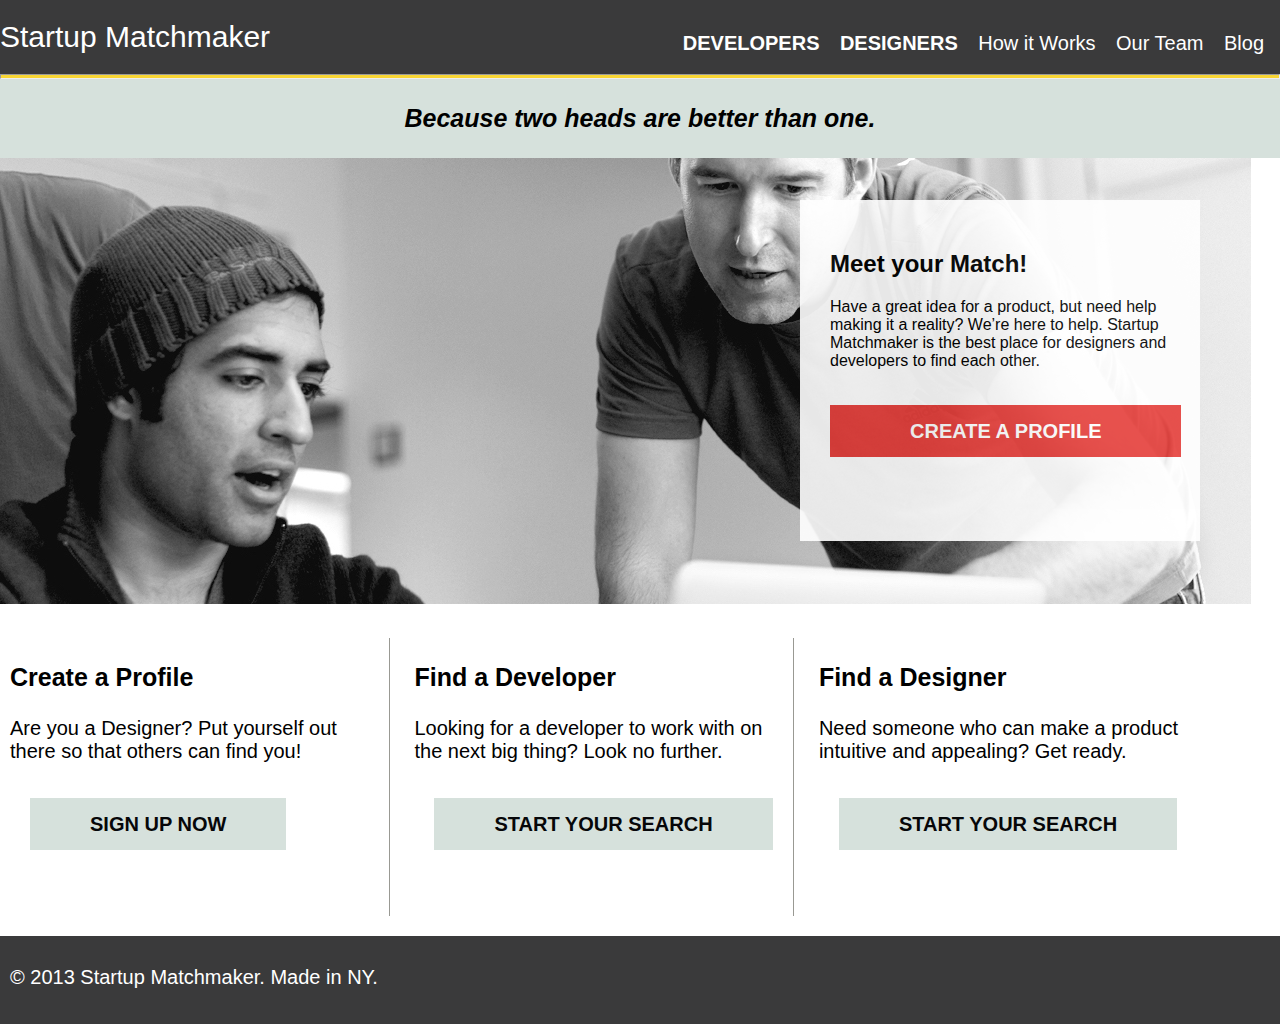
<file: Homework 2/index.html>
<!DOCTYPE html>
<html lang="en">
<head>
    <meta charset="utf-8">
    <meta http-equiv="X-UA-Compatible" content="IE=edge">
    <title></title> 
    <meta name="description" content="">
    <meta name="viewport" content="width=device-width, initial-scale=1">
    <link rel="shortcut icon" type="image/ico" href="images/favicon.ico" />


    <link rel="stylesheet" href="css/normalize.css">
    <link rel="stylesheet" href="css/main.css">
</head>
<body>
  <header>
    <h1><a href="#">Startup Matchmaker</a></h1>
    <nav>
      <ul>
        <li><strong><a href="developers.html">DEVELOPERS</a></strong></li>
        <li><strong><a href="designers.html">DESIGNERS</a></strong></li>
        <li><a href="how.html">How it Works</a></li>
        <li><a href="team.html">Our Team</a></li>
        <li><a href="blog.html">Blog</a></li>
      </ul>
    </nav>
  </header>
  <hr>
  <p class="tagline">Because two heads are better than one.</p>
  <img src="images/coworking.jpg">
  <section class="banner">
    <div class="blurb">
      <h2>Meet your Match!</h2>
      <p>Have a great idea for a product, but need help making it a reality? We’re here to help. Startup Matchmaker is the best place for designers and developers to find each other.</p>
      <a class="button" href="#">CREATE A PROFILE</a>
    </div>
  </section>
  <section class="info">
    <h3>Create a Profile</h3>
    <p>Are you a Designer? Put yourself out there so that others can find you!</p>
    <a class="button" href="">SIGN UP NOW</a>
  </section>
  <section class="info">
    <h3>Find a Developer</h3>
    <p>Looking for a developer to work with on the next big thing? Look no further.</p>
    <a class="button" href="developers.html">START YOUR SEARCH</a>
  </section>
  <section id="last" class="info">
    <h3>Find a Designer</h3>
    <p>Need someone who can make a product intuitive and appealing? Get ready.</p>
    <a class="button" href="designers.html">START YOUR SEARCH</a>
  </section>

  <footer>
    <p>&copy; 2013 Startup Matchmaker. Made in NY.</p>
  </footer>
</body>
</html>
</file>
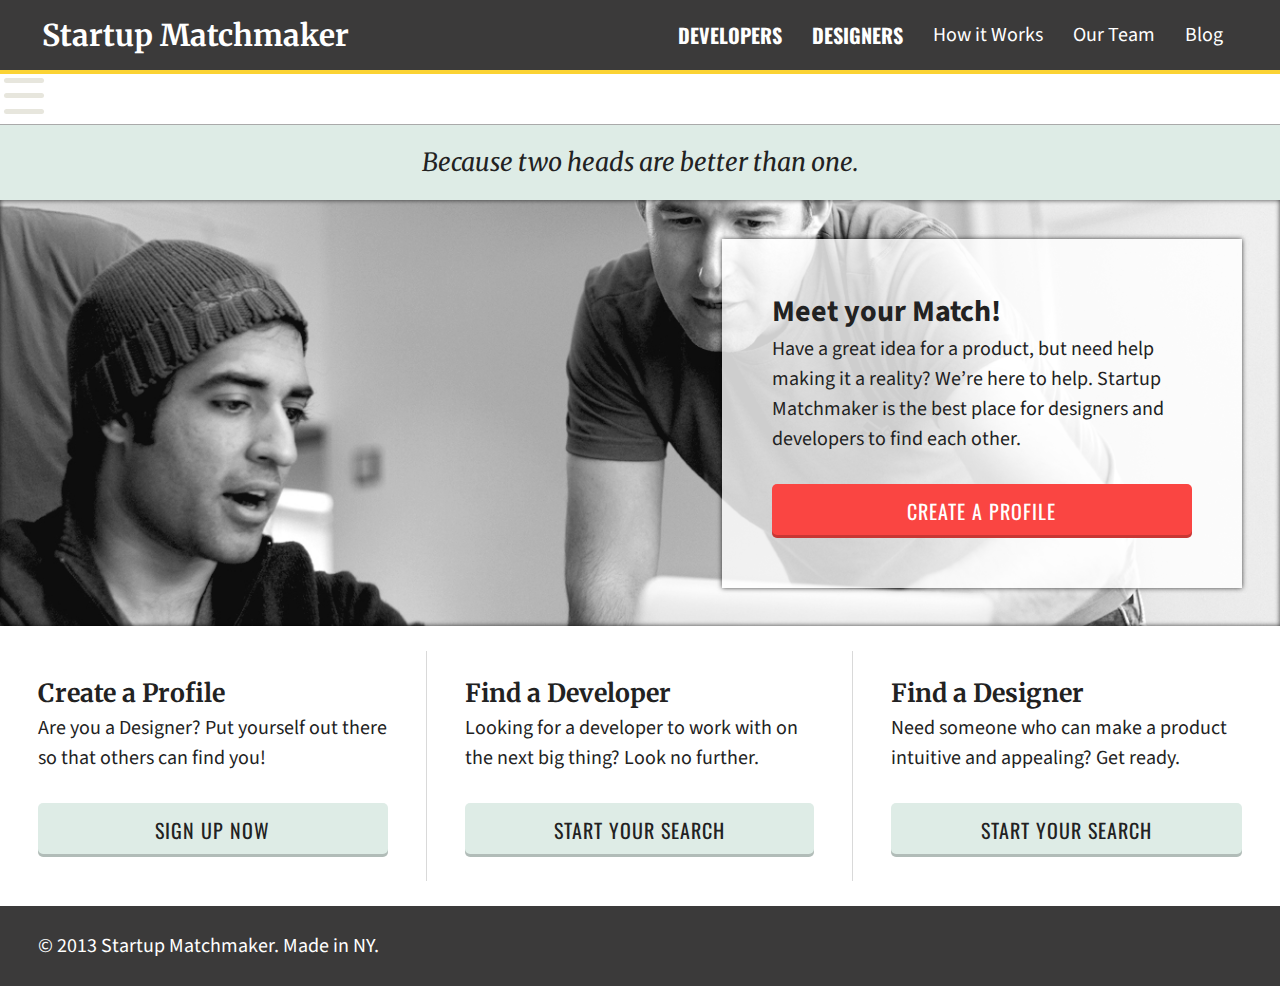
<file: Homework 4:3:16/index.html>
<!DOCTYPE html>
<html lang="en">
<head>
  <meta charset="utf-8">
  <meta http-equiv="X-UA-Compatible" content="IE=edge">
  <meta name="viewport" content="width=device-width, initial-scale=1">
  <link rel="shortcut icon" type="image/ico" href="images/favicon.ico" />

  <title>Startup Matchmaker | Home</title>

  <link href='http://fonts.googleapis.com/css?family=Source+Sans+Pro:400,700|Oswald:700|Merriweather:700,700italic' rel='stylesheet' type='text/css'>
  <link rel="stylesheet" href="css/normalize.css">
  <link rel="stylesheet" href="css/main.css">
</head>
<body>
  <header class="clearfix">
    <h1><a href="#">Startup Matchmaker</a></h1>
    <nav>
      <li><strong><a href="developers.html">Developers</a></strong></li>
      <li><strong><a href="designers.html">Designers</a></strong></li>
      <li><a href="how.html">How it Works</a></li>
      <li><a href="team.html">Our Team</a></li>
      <li><a href="blog.html">Blog</a></li>
    </nav>
  </header>

<div class="hamburger">
    <div class="line"></div>
    <div class="line"></div>
    <div class="line"></div>
  </div>

  <p class="tagline">Because two heads are better than one.</p>
  <section class="clearfix banner">
    <div class="blurb">
      <h2>Meet your Match!</h2>
      <p>Have a great idea for a product, but need help making it a reality? We’re here to help. Startup Matchmaker is the best place for designers and developers to find each other.</p>
      <a class="button" href="#">Create a Profile</a>
    </div>
  </section>
  <section class="info">
    <h3>Create a Profile</h3>
    <p>Are you a Designer? Put yourself out there so that others can find you!</p>
    <a class="button" href="">Sign up Now</a>
  </section>
  <section class="info">
    <h3>Find a Developer</h3>
    <p>Looking for a developer to work with on the next big thing? Look no further.</p>
    <a class="button" href="developers.html">Start Your Search</a>
  </section>
  <section class="info">
    <h3>Find a Designer</h3>
    <p>Need someone who can make a product intuitive and appealing? Get ready.</p>
    <a class="button" href="designers.html">Start Your Search</a>
  </section>

  <footer>
    <p>© 2013 Startup Matchmaker. Made in NY.</p>
  </footer>

<script src="js/vendor/jquery-1.11.2.min.js"></script>
<script src="js/main.js"></script>


</body>
</html>
</file>
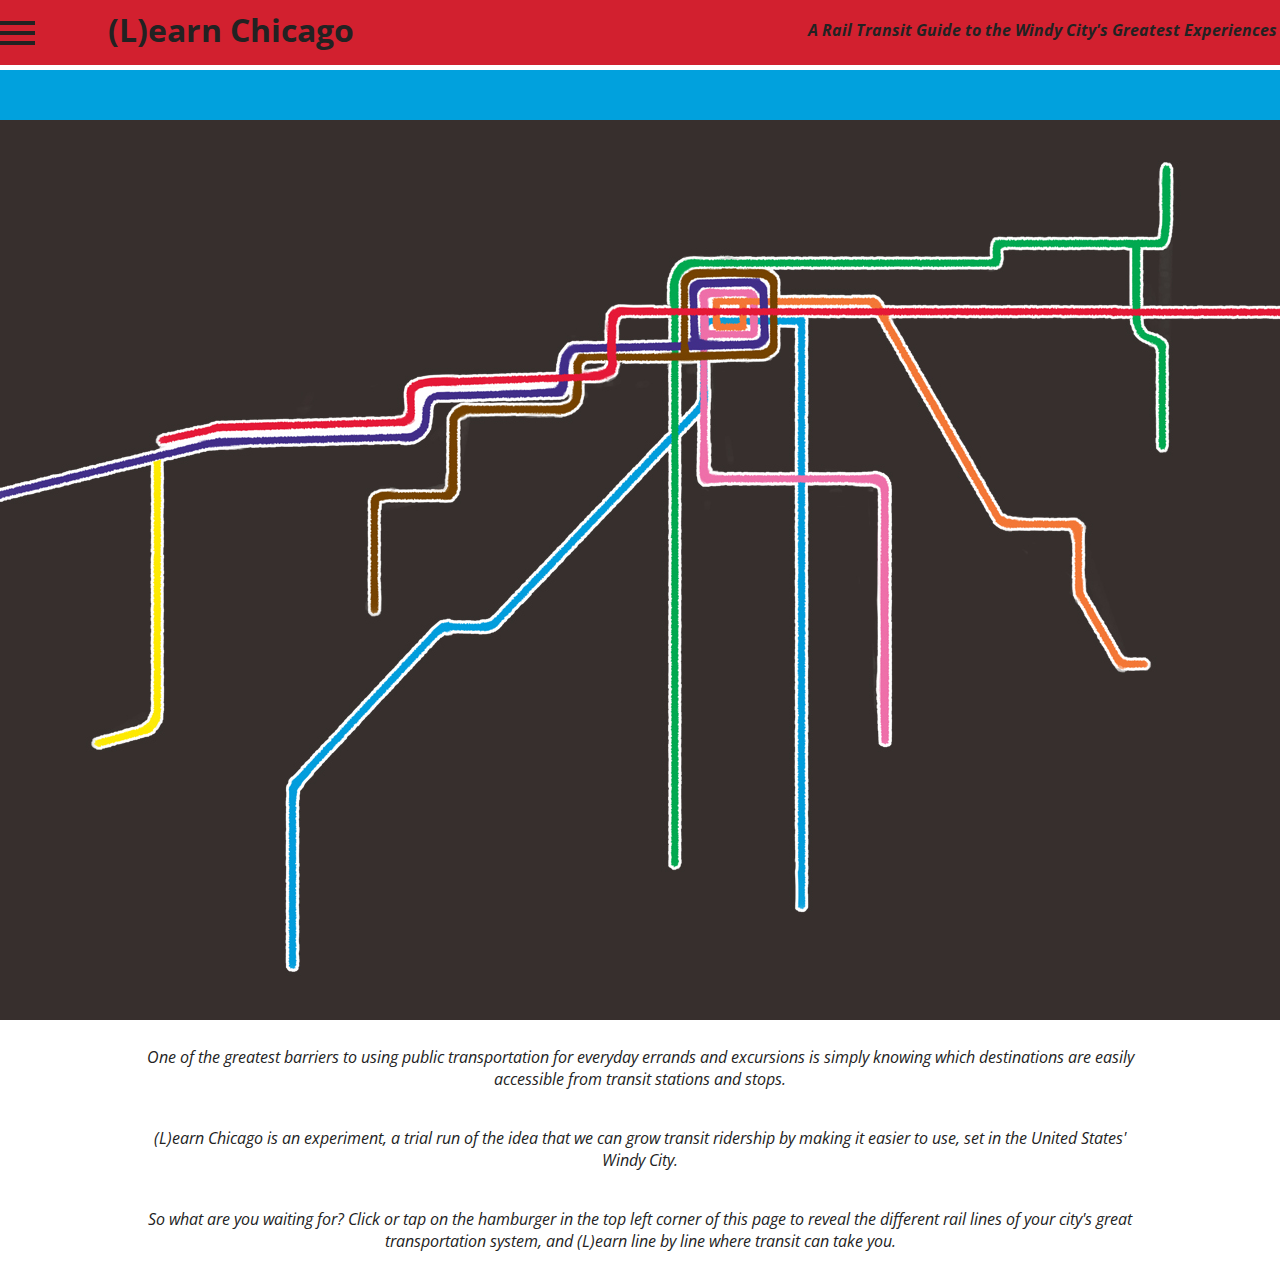
<file: Final Project/Site/index.html>
<!doctype html>
<html class="no-js" lang="">
    <head>
        <meta charset="utf-8">
        <meta http-equiv="X-UA-Compatible" content="IE=edge">
        <title></title>
        <meta name="description" content="">
        <meta name="viewport" content="width=device-width, initial-scale=1">

        <link rel="apple-touch-icon" href="apple-touch-icon.png">
        <!-- Place favicon.ico in the root directory -->

        <link rel="stylesheet" href="css/normalize.css">
        <link rel="stylesheet" href="css/main.css">
        <link href='https://fonts.googleapis.com/css?family=Open+Sans:400,700,300italic' rel='stylesheet' type='text/css'>
        <script src="js/vendor/modernizr-2.8.3.min.js"></script>
    </head>
    <body>
        <div class="Site">
        <!--[if lt IE 8]>
            <p class="browserupgrade">You are using an <strong>outdated</strong> browser. Please <a href="http://browsehappy.com/">upgrade your browser</a> to improve your experience.</p>
        <![endif]-->

        <!-- Add your site or application content here -->
            <nav class="sidebar">
                <a href="#" class="close js-close">x</a>
                <h2>Your Adventure Awaits on the:</h2>
                <ul>
                    <li><a href="Red Line.html">Red Line</a></li>
                    <li><a href="#">Blue Line</a></li>
                    <li><a href="#">Brown Line</a></li>
                    <li><a href="#">Purple Line</a></li>
                    <li><a href="#">Green Line</a></li>
                    <li><a href="#">Orange Line</a></li>
                    <li><a href="#">Pink Line</a></li>
                    <li><a href="#">Yellow Line</a></li>

                </ul>
            </nav>
        <div class="Content">
            <header class="Header">
                <div class="headerdiv">
                    <div class="hamburger js-hamburger">
                        <div class="line"></div>
                        <div class="line"></div>
                        <div class="line"></div>
                    </div>
                    <a href="#" class="Logo">(L)earn Chicago</a>
                    <p class="description">A Rail Transit Guide to the Windy City's Greatest Experiences</p>
                </div>
            </header>
            <section class="TrainImage">
                <div class="BriefDesc">
                    
                </div>
            </section>
            </section>
            <section class="Banner">
            </section>
            <section class="WhatDisFor">
                <div class="MoreDeets">
                    <p>One of the greatest barriers to using public transportation for everyday errands and excursions is simply knowing which destinations are easily accessible from transit stations and stops.</p>
                    <p>(L)earn Chicago is an experiment, a trial run of the idea that we can grow transit ridership by making it easier to use, set in the United States' Windy City.
                    <p> So what are you waiting for? Click or tap on the hamburger in the top left corner of this page to reveal the different rail lines of your city's great transportation system, and (L)earn line by line where transit can take you.
                </div>
            </section>
        </div>
        <script src="//ajax.googleapis.com/ajax/libs/jquery/1.11.2/jquery.min.js"></script>
        <script>window.jQuery || document.write('<script src="js/vendor/jquery-1.11.2.min.js"><\/script>')</script>
        <script src="js/plugins.js"></script>
        <script src="js/main.js"></script>

        <!-- Google Analytics: change UA-XXXXX-X to be your site's ID. -->
        <script>
            (function(b,o,i,l,e,r){b.GoogleAnalyticsObject=l;b[l]||(b[l]=
            function(){(b[l].q=b[l].q||[]).push(arguments)});b[l].l=+new Date;
            e=o.createElement(i);r=o.getElementsByTagName(i)[0];
            e.src='//www.google-analytics.com/analytics.js';
            r.parentNode.insertBefore(e,r)}(window,document,'script','ga'));
            ga('create','UA-XXXXX-X','auto');ga('send','pageview');
        </script>
    </body>
</html>
</file>
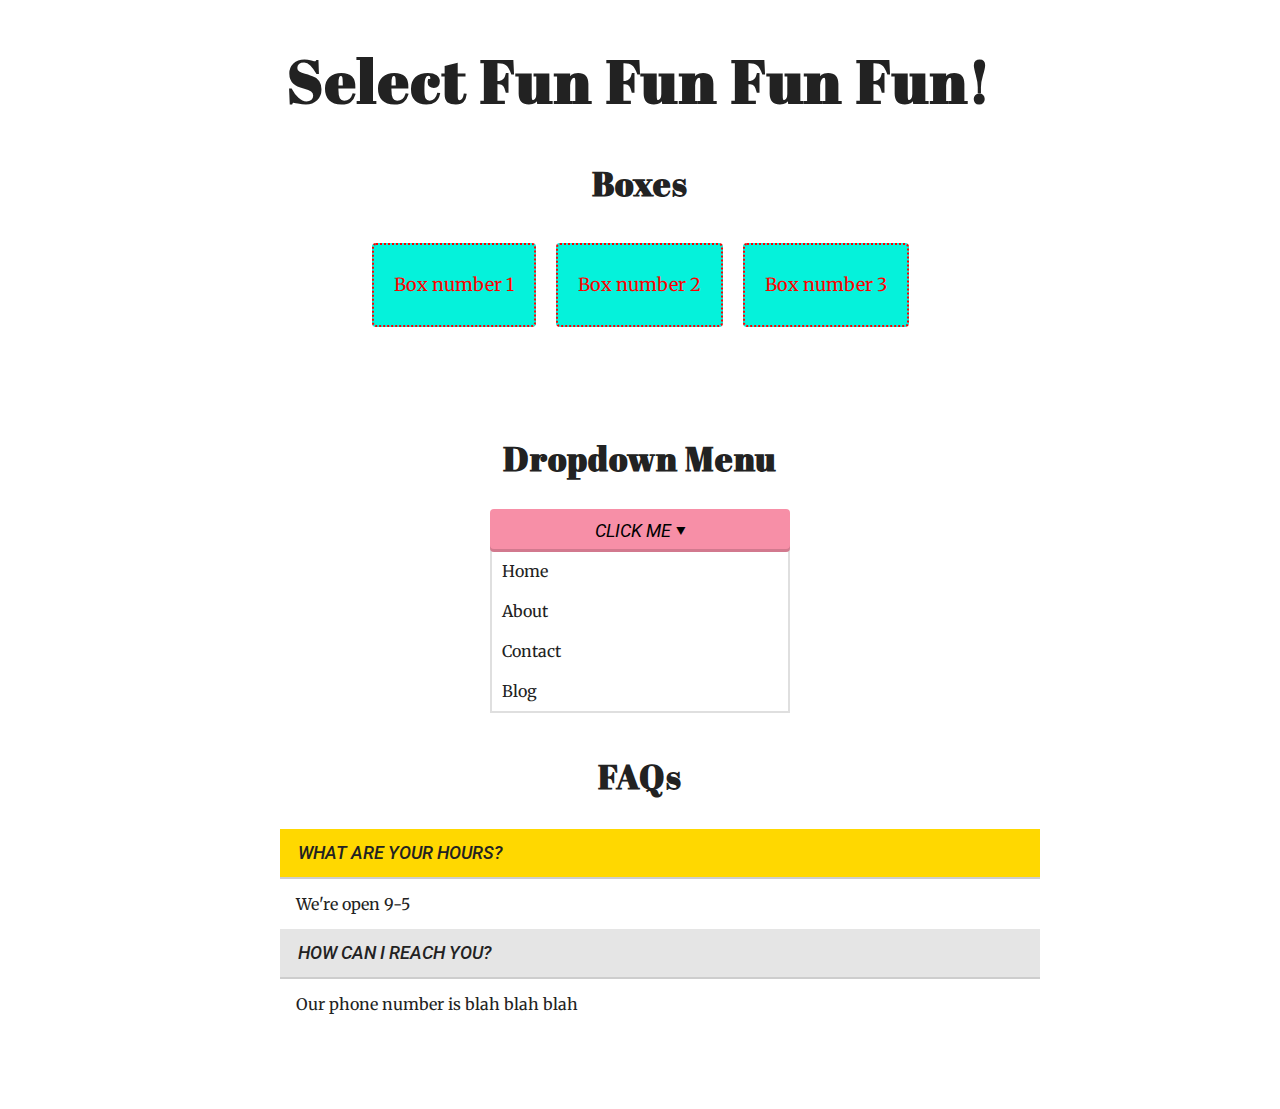
<file: Homework 3/[2] - select_fun/index.html>
<!doctype html>
<html>
<head>
	<meta charset=utf-8>
	<title>jQuery Events 201</title>
	<link href='http://fonts.googleapis.com/css?family=Abril+Fatface|Merriweather|Roboto:400,400italic,500,500italic' rel='stylesheet' type='text/css'>
	<link rel="stylesheet" href="css/style.css">
</head>
<body>

	<header>
		<h1>Select Fun <span>Fun Fun Fun</span>!</h1>
	</header>

	<!-- Part 1 - Can't get enough BOXES! -->
	<section class="boxes clearfix">
		<h2>Boxes</h2>
		<div id="box1" class="box crazy">
			<p>Box number 1</p>
		</div>
		<div id="box2" class="box crazy">
			<p>Box number 2</p>
		</div>
		<div id="box3" class="box crazy">
			<p>Box number 3</p>
		</div>

		<img class="moto">
	</section>

	<!-- Part 2 - Dropdowns -->
	<section class="dropdowns">
		<h2>Dropdown Menu</h2>

		<button id="dropdownButton" type="button">Click Me &blacktriangledown;</button>
		<ul id="dropdownMenu">
			<li>Home</li>
			<li>About</li>
			<li>Contact</li>
			<li>Blog</li>
		</ul>
	</section>

	<!-- Part 3 - FAQS -->
	<section class="faqs">
		<h2>FAQs</h2>

		<ul>
			<li id="question1" class="active">What are your hours?</li>
			<li id="answer1">We're open 9-5</li>
			<li id="question2">How can I reach you?</li>
			<li id="answer2">Our phone number is blah blah blah</li>
		</ul>

	</section>



	<!-- SCRIPTS -->
	<script src="js/jquery-1.7.1.js"></script> <!-- jQuery -->
	<script src="js/main.js"></script> <!-- main.js -->
	<!-- END SCRIPTS -->

</body>
</html>
</file>
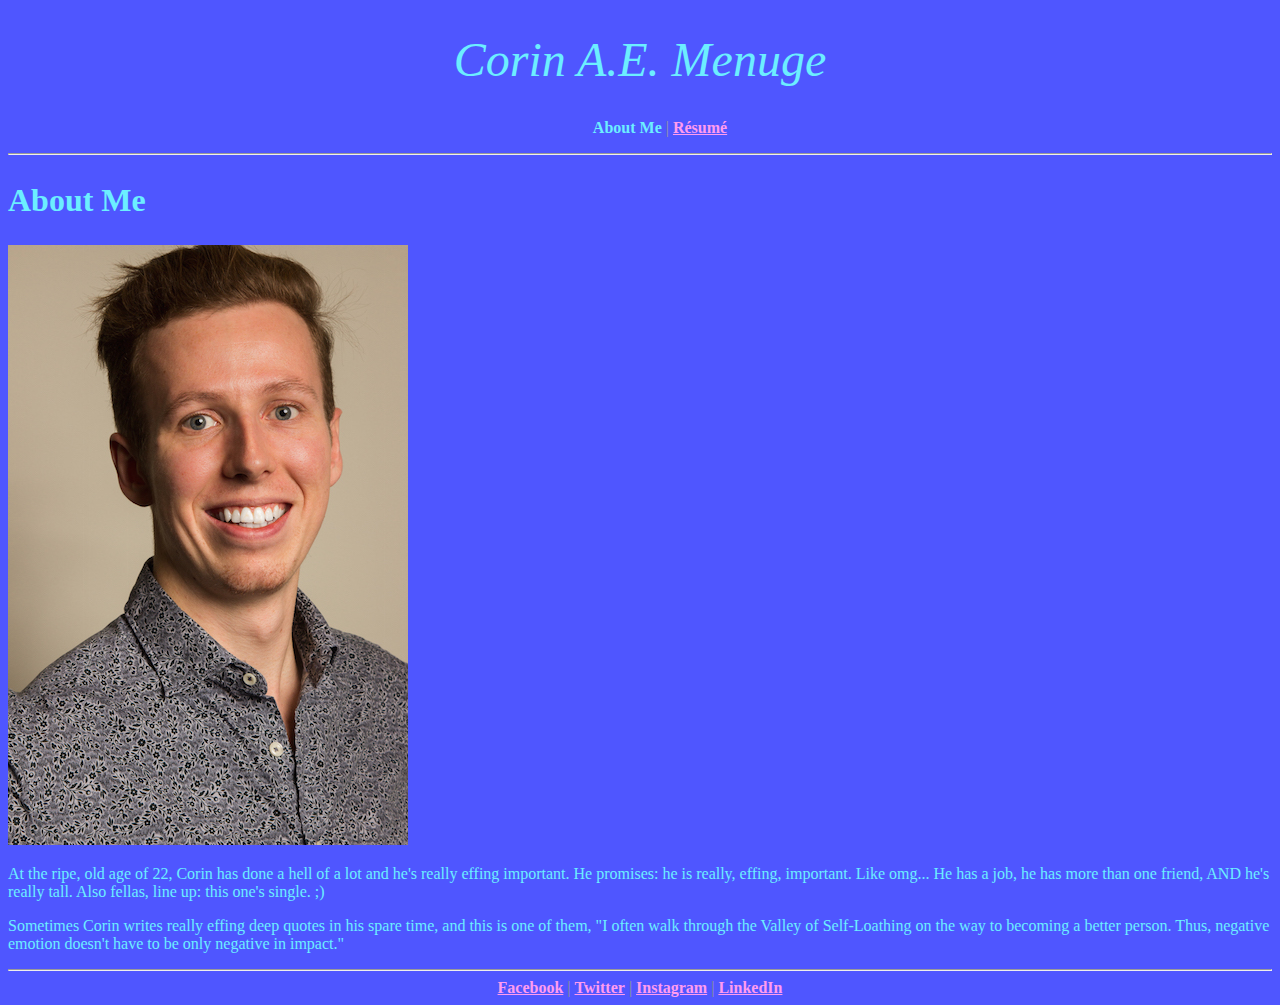
<file: Homework 1/Personal About Me.html>
<!DOCTYPE html>
<html>
<head>
  <title></title>
  <link rel="stylesheet" type="text/css" href="Personal About Me Style.css">
</head>
<body>
<h1> Corin A.E. Menuge </h1>

<ul>
	<li> <a href="Personal About Me.html" id="currentpage">About Me</a> </li> 
	<li id="grayverbar"> &verbar; </li>
	<li> <a href="Personal Resume.html">R&eacute;sum&eacute;</a> </li>
</ul>

<hr>

<h2> About Me </h2>

<p><img src="images/Corin Menuge.jpeg"alt="Corin Menuge"></p>

<p>At the ripe, old age of 22, Corin has done a hell of a lot and he's really effing important. He promises: he is really, effing, important. Like omg... He has a job, he has more than one friend, AND he's really tall. Also fellas, line up: this one's single. ;)</p>

<p>Sometimes Corin writes really effing deep quotes in his spare time, and this is one of them, "I often walk through the Valley of Self-Loathing on the way to becoming a better person. Thus, negative emotion doesn't have to be only negative in impact." </p>

<hr>

<nav>
	<a href="https://www.facebook.com/imkindaindiejustsayin">Facebook</a> &verbar;
	<a href="https://twitter.com/sircorin">Twitter</a> &verbar;
	<a href="https://www.instagram.com/corcor15">Instagram</a> &verbar;
	<a href="https://www.linkedin.com/in/corinaemenuge">LinkedIn</a>
</nav>
</body>
</html>
</file>
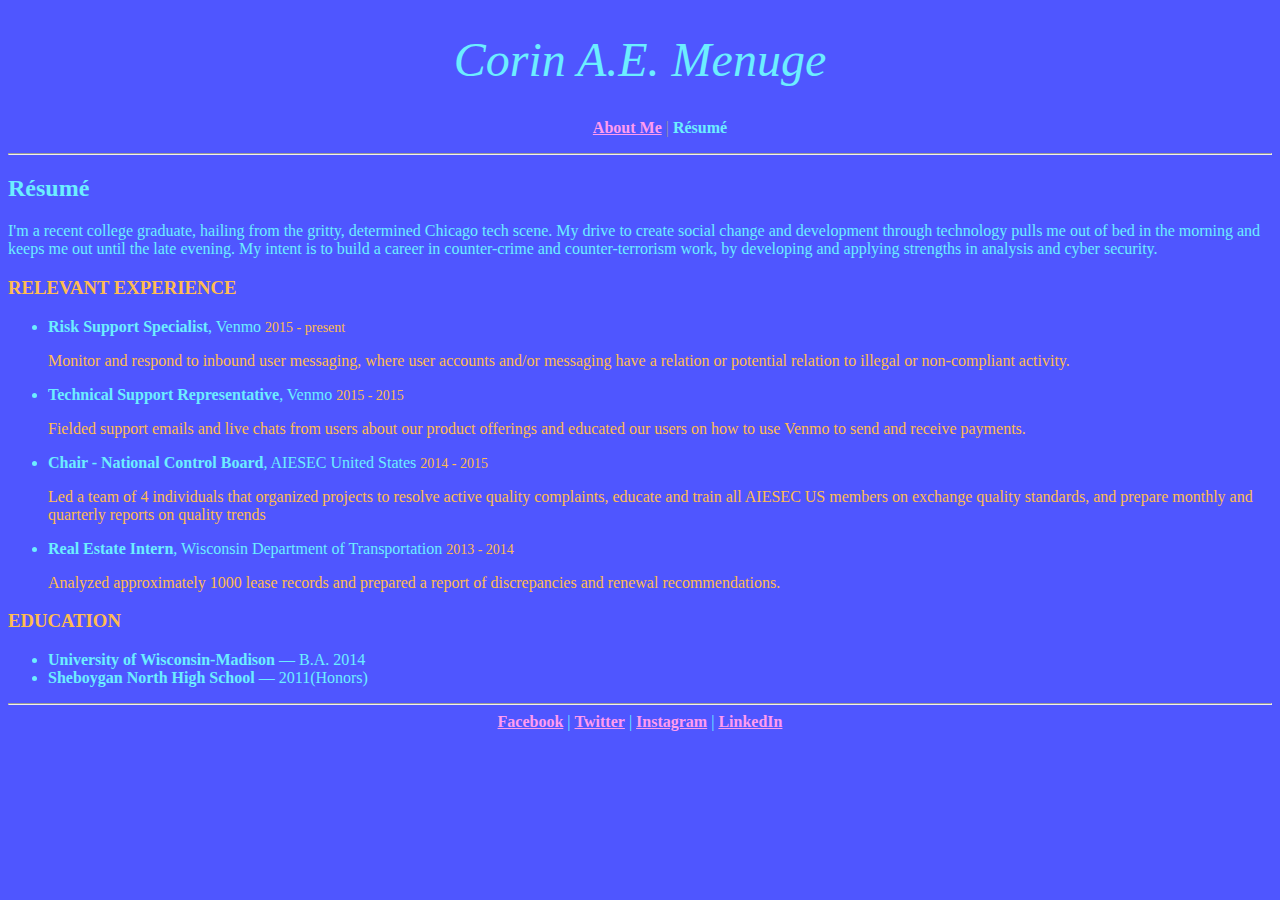
<file: Homework 1/Personal Resume.html>
<!DOCTYPE html>
<html>
<head>
  <title></title>
  <link rel="stylesheet" type="text/css" href="Personal Resume Style.css">
</head>
<body>
<h1>Corin A.E. Menuge</h1>
<ul id="listone">
	<li><a href="Personal About Me.html">About Me</a></li> 
	<li id="grayverbar">&verbar;</li>
	<li><a href="Personal Resume.html" id="currentpage">R&eacute;sum&eacute;</a></li>
</ul>

<hr>

<h2>R&eacute;sum&eacute;</h2>
				
<p>I'm a recent college graduate, hailing from the gritty, determined Chicago tech scene. My drive to create social change and development through technology pulls me out of bed in the morning and keeps me out until the late evening. My intent is to build a career in counter-crime and counter-terrorism work, by developing and applying strengths in analysis and cyber security.</p>
		
<h3>RELEVANT EXPERIENCE</h3>
		
<ul>
	<li><article class="aone">Risk Support Specialist</article><article class="atwo">, Venmo</article> <article class="athree">2015 - present</article>
		<p>Monitor and respond to inbound user messaging, where user accounts and/or messaging have a relation or potential relation to illegal or non-compliant activity.</p>
	</li>

	<li><article class="aone">Technical Support Representative</article><article class="atwo">, Venmo</article> <article class="athree">2015 - 2015</article>
		<p>Fielded support emails and live chats from users about our product offerings and educated our users on how to use Venmo to send and receive payments.</p>
	</li>
	
	<li><article class="aone">Chair - National Control Board</article><article class="atwo">, AIESEC United States</article> <article class="athree">2014 - 2015</article>
		<p>Led a team of 4 individuals that organized projects to resolve active quality complaints, educate and train all AIESEC US members on exchange quality standards, and prepare monthly and quarterly reports on quality trends</p>
	</li>

	<li><article class="aone">Real Estate Intern</article><article class="atwo">, Wisconsin Department of Transportation</article> <article class="athree">2013 - 2014</article>
		<p>Analyzed approximately 1000 lease records and prepared a report of discrepancies and renewal recommendations.</p>
	</li>
				
</ul>

<h3>EDUCATION</h3>

<ul>		
<li><article class="aone">University of Wisconsin-Madison</article> <article class="atwo">&mdash; B.A. 2014</article></li>
<li><article class="aone">Sheboygan North High School</article> <article class="atwo">&mdash; 2011(Honors)</article></li>
</ul>

<hr>

<nav>
	<a href="https://www.facebook.com/imkindaindiejustsayin">Facebook</a> &verbar;
	<a href="https://twitter.com/sircorin">Twitter</a> &verbar;
	<a href="https://www.instagram.com/corcor15">Instagram</a> &verbar;
	<a href="https://www.linkedin.com/in/corinaemenuge">LinkedIn</a>
</nav>
</file>
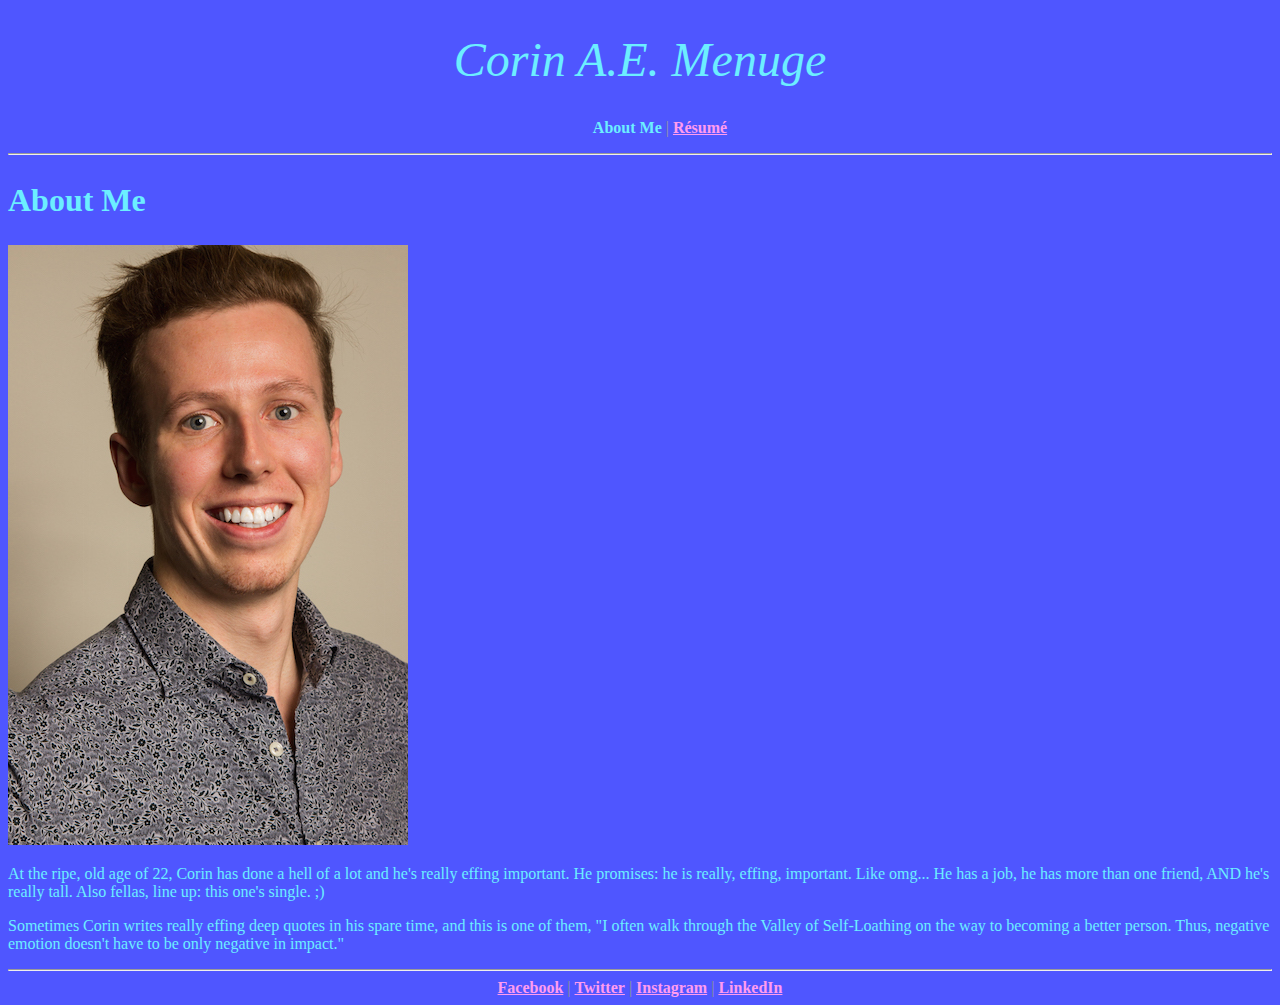
<file: Feb 29/Personal About Me/Personal About Me.html>
<!DOCTYPE html>
<html>
<head>
  <title></title>
  <link rel="stylesheet" type="text/css" href="Personal About Me Style.css">
</head>
<body>
<h1> Corin A.E. Menuge </h1>

<ul>
	<li> <a href="Personal About Me.html" id="currentpage">About Me</a> </li> 
	<li id="grayverbar"> &verbar; </li>
	<li> <a href="Personal Resume.html">R&eacute;sum&eacute;</a> </li>
</ul>

<hr>

<h2> About Me </h2>

<p><img src="Corin Menuge.jpeg"alt="Corin Menuge"></p>

<p>At the ripe, old age of 22, Corin has done a hell of a lot and he's really effing important. He promises: he is really, effing, important. Like omg... He has a job, he has more than one friend, AND he's really tall. Also fellas, line up: this one's single. ;)</p>

<p>Sometimes Corin writes really effing deep quotes in his spare time, and this is one of them, "I often walk through the Valley of Self-Loathing on the way to becoming a better person. Thus, negative emotion doesn't have to be only negative in impact." </p>

<hr>

<nav>
	<a href="https://www.facebook.com/imkindaindiejustsayin">Facebook</a> &verbar;
	<a href="https://twitter.com/sircorin">Twitter</a> &verbar;
	<a href="https://www.instagram.com/corcor15">Instagram</a> &verbar;
	<a href="https://www.linkedin.com/in/corinaemenuge">LinkedIn</a>
</nav>
</body>
</html>
</file>
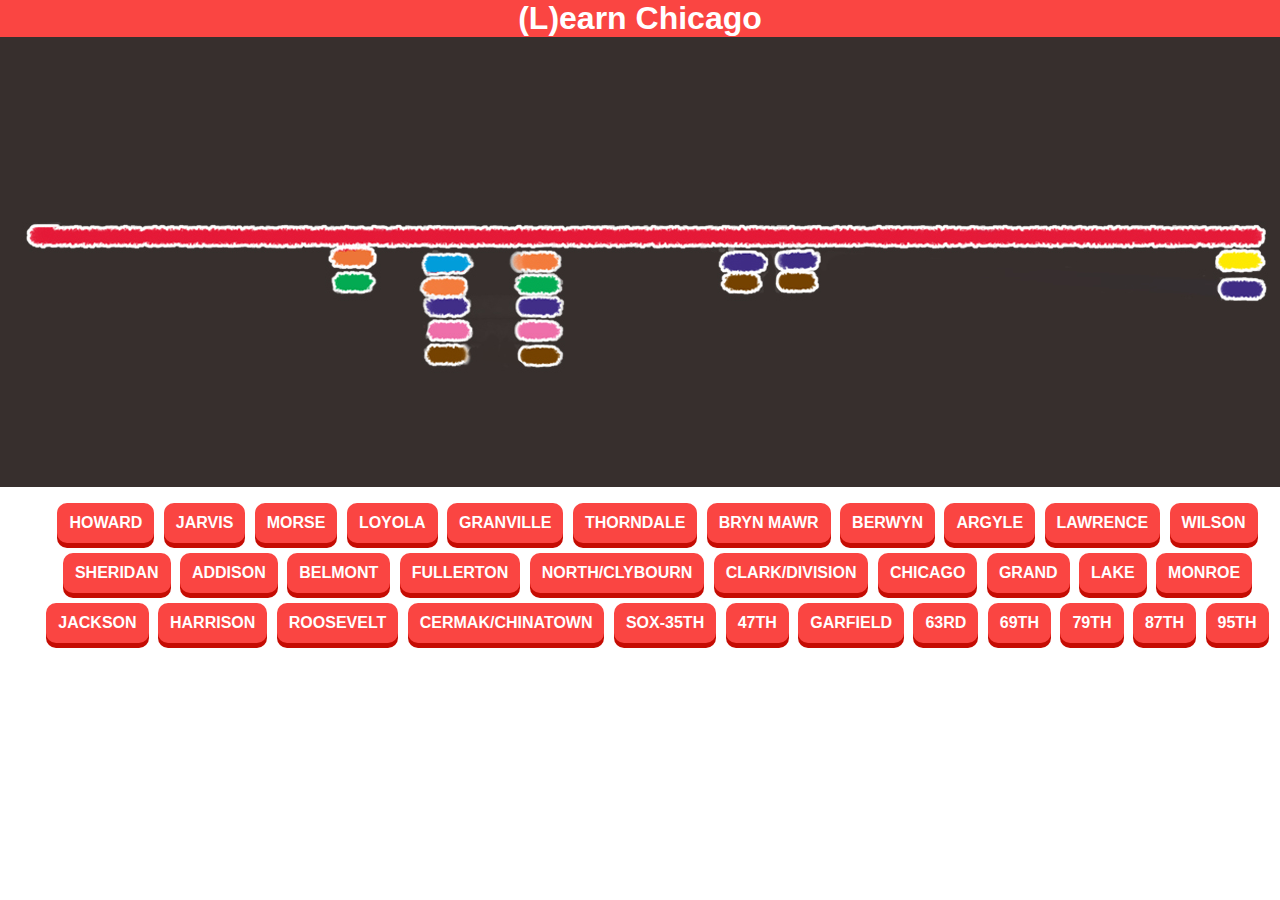
<file: Final Project/Site/Red Line.html>
<!doctype html>
<html class="no-js" lang="">
    <head>
        <meta charset="utf-8">
        <meta http-equiv="X-UA-Compatible" content="IE=edge">
        <title></title>
        <meta name="description" content="">
        <meta name="viewport" content="width=device-width, initial-scale=1">

        <link rel="apple-touch-icon" href="apple-touch-icon.png">
        <!-- Place favicon.ico in the root directory -->

        <link rel="stylesheet" href="css/normalize.css">
        <link rel="stylesheet" href="css/Red.css">
        <link href='https://fonts.googleapis.com/css?family=Open+Sans:400,700,300italic' rel='stylesheet' type='text/css'>
        
        <script src="js/vendor/jquery-1.11.2.min.js"></script>
        <script src="js/vendor/modernizr-2.8.3.min.js"></script>
        <script src="js/main.js"></script>
    </head>
    <body>
		<h1><a href="index.html">(L)earn Chicago</a></h1>
		<section class="Banner">
        </section>
        <nav>
        	<ul class="Buttons">
        		<li><a class="HowardButton" href="#">Howard</a></li>
				<li><a class="JarvisButton" href="#">Jarvis</a></li>
				<li><a class="MorseButton" href="#">Morse</a></li>
				<li><a class="LoyolaButton" href="#">Loyola</a></li>
				<li><a class="GranvilleButton" href="#">Granville</a></li>
				<li><a class="ThorndaleButton" href="#">Thorndale</a></li>
				<li><a class="BrynMawrButton" href="#">Bryn Mawr</a></li>
				<li><a class="BerwynButton" href="#">Berwyn</a></li>
				<li><a class="ArgyleButton" href="#">Argyle</a></li>
				<li><a class="LawrenceButton" href="#">Lawrence</a></li>
				<li><a class="WilsonButton" href="#">Wilson</a></li>
				<li><a class="SheridanButton" href="#">Sheridan</a></li>
				<li><a class="AddisonButton" href="#">Addison</a></li>
				<li><a class="BelmontButton" href="#">Belmont</a></li>
				<li><a class="FullertonButton" href="#">Fullerton</a></li>
				<li><a class="North/ClybournButton" href="#">North/Clybourn</a></li>
				<li><a class="Clark/DivisionButton" href="#">Clark/Division</a></li>
				<li><a class="ChicagoButton" href="#">Chicago</a></li>
				<li><a class="GrandButton" href="#">Grand</a></li>
				<li><a class="LakeButton" href="#">Lake</a></li>
				<li><a class="MonroeButton" href="#">Monroe</a></li>
				<li><a class="JacksonButton" href="#">Jackson</a></li>
				<li><a class="HarrisonButton" href="#">Harrison</a></li>
				<li><a class="RooseveltButton" href="#">Roosevelt</a></li>
				<li><a class="Cermak/ChinatownButton" href="#">Cermak/Chinatown</a></li>
				<li><a class="Sox-35thButton" href="#">Sox-35th</a></li>
				<li><a class="47thButton" href="#">47th</a></li>
				<li><a class="GarfieldButton" href="#">Garfield</a></li>
				<li><a class="63rdButton" href="#">63rd</a></li>
				<li><a class="69thButton" href="#">69th</a></li>
				<li><a class="79thButton" href="#">79th</a></li>
				<li><a class="87thButton" href="#">87th</a></li>
				<li><a class="95thButton" href="#">95th</a></li>
			</ul>
		</nav>
		<div class="HowardOverlay">
			<div>
				<a class="CloseHoward" href="#">X</a>
				<h2>What can you walk to from <strong>Howard?</strong></h2>
				<ul class="Bars">
					<li><a href="http://www.wardeight.com/">Ward Eight</a></li>
					<li><a href="http://www.thepeckishpig.com/">Peckish Pig</a></li>
				</ul>
				<ul class="Restaurants">
					<li><a href="http://chicago.menupages.com/restaurants/petes-grill/menu">Pete's Grill</a></li>
					<li><a href="http://www.ethiopiandiamondcuisine.com/">Ethiopian Diamond</a></li>
				</ul>
				<ul class="CoffeeShops">
					<li><a href="http://www.solcafechi.com/">Sol Cafe</a></li>
				</ul>
			</div>
			<div>
				<p>Key: <span class="BarKey">Bars</span> <span class="RestaurantKey">Restaurants</span> <span class="CoffeeKey">Coffee Shops</span></p>
			</div>
		</div>
	</body>
</html>
</file>
<file: Homework 2/css/main.css>
/* ==========================================================================
   Global Overrides
  ========================================================================== */
* {
  box-sizing: border-box;
}

.clearfix:after {
  display: table;
  clear: both;
  content: "";
}

header {
  background-color:#3A3A3B;
}

h1 {
  display: inline-block;
  font-weight:500;
  font-size: 30px;
}

h3 {
  font-size:25px;
}

hr {
  height: 0.2em;
  margin-top: 0;
  background-color: #F9D634;
  margin-bottom: 0;
}

.tagline {
  text-align:center;
  font-style: italic;
  background-color: #D6E1DC;
  margin-top: 0;
  padding-top: 1em;
  padding-bottom: 1em;
  font-size:25px;
  font-weight:600;
  margin-bottom: 0;
}

nav {
  display: inline-block;
  float:right;
}

a {
  text-decoration:none;
  color:#FFFFFF;
}

li {
    display: inline-block;
    padding-right:1em;
    padding-top: 1em; 
}

li a {
  font-size: 20px;
}

.info {
  display: inline-block;
}

img {
  margin-top:0;
  z-index:0;
}

.banner {
  width:400px;
  height:341px;
  position:absolute;
  top:200px;
  left:800px;
  background-color: #FFFFFF;
  z-index:10;
  opacity: 0.9;
}

.blurb {
  margin-left: 30px;
  margin-bottom:100px;
  margin-top:50px;
}

.banner a {
  background-color: #E6403C;
  padding-left: 80px;
  padding-right:80px;
  padding-top:15px;
  padding-bottom:15px;
  font-weight:600;
  font-size: 20px;
}

.blurb p {
  margin-bottom:50px;
}

.info {
  display:inline-block;
  width:380px;
  height:278px;
  border-right:1px solid;
  border-color: #999993;
  margin-top: 30px;
  margin-left: 10px;
  margin-right: 10px;
}

#last {
  border-right: none;
}

.info p {
  margin-bottom: 50px;
  font-size: 20px;
  margin-right:10px;
}

.info a {
  background-color: #D6E1DC;
  padding-left: 60px;
  padding-right: 60px;
  padding-top: 15px;
  padding-bottom: 15px;
  color:#060709;
  font-weight:600;
  margin-left: 20px;
  margin-top: 30px;
  font-size: 20px;
}

footer {
  background-color: #3A3A3B;
  margin-bottom: 0;
  padding-bottom:15px;
  color:#FFFFFF;
}

footer p {
  padding-top: 30px;
  font-weight:lighter;
  font-size:20px;
  margin-left:10px;
}

/* ==========================================================================
   Author's custom styles
  ========================================================================== */

/* 
    SITE COLORS:

    White - #ffffff
    Light Grey -
    Dark Grey -
    Grey/Black(text color) -
    Yellow -
    Red -
*/


/* Global
   ================================================================ */


/* Layout
   ================================================================ */


/* Headings
   ================================================================ */



/* Text Styles
   ================================================================ */



/* Header
   ================================================================ */



/* Footer
   ================================================================ */



/* Navigation
   ================================================================ */



/* Buttons
   ================================================================ */
</file>
<file: Homework 4:3:16/css/main.css>
/* ==========================================================================
   Global Overrides
  ========================================================================== */
* {
  box-sizing: border-box;
}

.clearfix:after {
  display: table;
  clear: both;
  content: "";
}

/* ==========================================================================
   Author's custom styles
  ========================================================================== */


/* Global
   ================================================================ */

body {
  font-family: "Source Sans Pro", sans-serif;
  font-size: 20px;
  line-height: 1.5;
  color: #222;

  -webkit-font-smoothing: antialiased;
}

li {
  list-style: none;
}

/* Headings
   ================================================================ */
h1 {
  font-family: "Merriweather", serif;
  font-size: 30px;
  line-height: 1;
  float: left;
  margin-top: 20px;
}

h2 {
  font-family: "Source Sans Pro";
  font-weight: 700;
  font-size: 30px;
  margin: 0;
}

h3 {
  font-family: "Merriweather", serif;
  font-size: 25px;
  margin: 0;
}



/* Text Styles
   ================================================================ */
a,
a:visited {
  text-decoration: none;
  color: white;
}

p {
  margin: 0 0 30px;
}




/* Header/Footer
   ================================================================ */
header,
footer {
  color: white;
  background-color: #3b3a3a;
}

header {
  padding: 0 42px;
  border-bottom: 4px solid #fbd334;
}

footer {
  clear: both;
  padding: 25px 38px;
}

footer p {
  margin: 0;
}



/* Navigation
   ================================================================ */
nav {
  float: right;
  padding-left: 30px;
  text-align: right;
}

nav li {
  float: left;
  text-align: center;
}

nav a {
  display: block;
  padding: 20px 15px;
}

nav a:hover {
  color: #fbd334;
}

header nav strong {
  font-family: "Oswald", sans-serif;
  text-transform: uppercase;
}

/* Buttons
   ================================================================ */
.button,
.button:visited {
  font-family: "Oswald", sans-serif;
  display: block;
  padding: 12px;
  text-align: center;
  letter-spacing: 1px;
  text-transform: uppercase;
  color: #222;
  border-radius: 5px;
  background: #deece6;
  box-shadow: inset 0 -3px 0 rgba(0,0,0,.2);
}

/* Super info button in blurb */
.blurb .button {
  transition: all .2s ease;
  color: white;
  background: #fa4542;
}

.blurb .button:hover {
  color: white;
  background: #f6201d;
}

.line {
  width: 2.5rem;
  height: .3125rem;
  background: #E7E6DD;
  transition: 0.5s;
  border-radius: 2.5rem;
  margin-bottom: .52em;
  opacity: 1;
  transition: all 300ms ease;
}

.hamburger {
  display:block;
  margin-top:4px;
  margin-right:4px;
  margin-left:4px;
  margin-bottom:10px;
}


/* Tagline
   ================================================================ */
.tagline {
  font-family: "Merriweather", serif;
  font-size: 25px;
  font-style: italic;
  line-height: 1em;
  margin: 0;
  padding: 25px;
  text-align: center;
  border-top: 1px solid #aaa;
  background-color: #deece6;
}


/* Banner
   ================================================================ */
.blurb {
  float: right;
  width: 520px;
  margin: 0 auto;
  padding: 50px;
  background-color: rgba(255, 255, 255, .8);
  box-shadow: 0 0 5px rgba(0,0,0,.75);
}

.banner {
  overflow: hidden;
  padding: 3%;
  background-image: url(../images/coworking.jpg);
  background-position: center center;
  background-repeat: no-repeat;
  background-size: cover;
  box-shadow: inset 0 0 5px rgba(0,0,0,.75);
}


/* Info Sections (Call to action columns)
   ================================================================ */
.info {
  float: left;
  width: 33.333333334%;
  margin: 25px 0;
  padding: 24px 38px;
  border-right: 1px solid rgba(0,0,0,.15);
}

.info:last-of-type {
  border-right: none;
}

/* Mobile
    =============================================================== */
@media screen and (max-width: 600px) {
  
  h1 {
    width: 100%;
  }
  nav {
    float: none;
  }
  nav li {
    width: 100%;
    float: none;
    clear: both;
    display: none;
  }
}
</file>
<file: Final Project/Site/css/main.css>
/*! HTML5 Boilerplate v5.0.0 | MIT License | http://h5bp.com/ */

/*
 * What follows is the result of much research on cross-browser styling.
 * Credit left inline and big thanks to Nicolas Gallagher, Jonathan Neal,
 * Kroc Camen, and the H5BP dev community and team.
 */

/* ==========================================================================
   Base styles: opinionated defaults
   ========================================================================== */

html {
    color: #222;
    font-size: 1em;
    line-height: 1.4;
    font-family: 'Open Sans', sans-serif;
}

/*
 * Remove text-shadow in selection highlight:
 * https://twitter.com/miketaylr/status/12228805301
 *
 * These selection rule sets have to be separate.
 * Customize the background color to match your design.
 */

::-moz-selection {
    background: #b3d4fc;
    text-shadow: none;
}

::selection {
    background: #b3d4fc;
    text-shadow: none;
}

/*
 * A better looking default horizontal rule
 */

hr {
    display: block;
    height: 1px;
    border: 0;
    border-top: 1px solid #ccc;
    margin: 1em 0;
    padding: 0;
}

/*
 * Remove the gap between audio, canvas, iframes,
 * images, videos and the bottom of their containers:
 * https://github.com/h5bp/html5-boilerplate/issues/440
 */

audio,
canvas,
iframe,
img,
svg,
video {
    vertical-align: middle;
}

/*
 * Remove default fieldset styles.
 */

fieldset {
    border: 0;
    margin: 0;
    padding: 0;
}

/*
 * Allow only vertical resizing of textareas.
 */

textarea {
    resize: vertical;
}

/* ==========================================================================
   Browser Upgrade Prompt
   ========================================================================== */

.browserupgrade {
    margin: 0.2em 0;
    background: #ccc;
    color: #000;
    padding: 0.2em 0;
}

/* ==========================================================================
   Author's custom styles
   ========================================================================== */

.Site {
  width: 100%;
}

.Header {
    border-bottom: 5px solid #FFFFFF;
}

.headerdiv {
    background-color: #D2202F;
    height: 65px;
    position: relative;
}

.headerdiv a {
  padding: 8px;
  margin-left: 100px;
  margin-bottom: 10px;
}

.headerdiv p {
  padding: 3px;
}

.Logo {
    display: inline-block;
    font-weight: bold;
    text-decoration: none;
    font-size: 32px;
    color: #222222;
}

.description {
    text-align: center;
    font-style: italic;
    font-weight: bold;
    display: inline-block;
    float: right;
}

.TrainImage {
    height: 50px;
    background-color: #01A1DD;
}

.BriefDesc {
    height: 50px;
    text-align: center;
    font-style: italic;
}

.BriefDesc p {
  margin: 0 0 0 15px;
  padding: 15px;
}

.Banner {
    height: 900px;
    background-image: url(../img/ctatrainmap_IlanaBrodsky.jpg);
    background-position: center center;
    background-repeat: no-repeat;
    background-size: cover;
}

.Line-info{
  float: left;
  width: 11%;
  border-left: 1px solid #E6E6E6;
  padding-left: 10px;
}

.sidebar, .Content {

  transition: all 0.3s ease;
  
}

.sidebar {
  -webkit-transform: translateX(-360px);
      -ms-transform: translateX(-360px);
          transform: translateX(-360px);
}


.active .sidebar {
  -webkit-transform: translateX(0px);
      -ms-transform: translateX(0px);
          transform: translateX(0px);  
}

.active .Content {
  -webkit-transform: translateX(300px);
      -ms-transform: translateX(300px);
          transform: translateX(300px);  
}

.close {
  position: absolute;
  top: 10px;
  right: 20px;
  text-transform: none;
  font-size: 25px;
  color: #F27841;
  text-decoration: none;
}

.hamburger {
  cursor: pointer;
  display: block;
  position: absolute;
  top:21px;
}

.line {
  border-bottom: 4px solid #222222;
  width: 35px;
  margin-bottom: 6px;
}

.line:last-child {
  margin-bottom: 0;
}

nav {
  width: 300px;
  height: 100%;
  background-color: #F4EF38;
  position: absolute;
  top: 0;
  left: 0;
  padding: 20px 0;
}

h2 {
  text-align: center;
  color: #F27841;
}

ul {
  list-style: none;
  padding: 32px;
}

li {
  color: #F27841;
}

li a {
  text-decoration: none;
  color: #F27841;
}

.MoreDeets {
  margin-right: 10%;
  margin-left: 10%;
}

.MoreDeets p {
  text-align: center;
  font-style: italic;
  margin-bottom: 15px;
  padding:10px;
}
















/* ==========================================================================
   Helper classes
   ========================================================================== */

/*
 * Hide visually and from screen readers:
 * http://juicystudio.com/article/screen-readers-display-none.php
 */

.hidden {
    display: none !important;
    visibility: hidden;
}

/*
 * Hide only visually, but have it available for screen readers:
 * http://snook.ca/archives/html_and_css/hiding-content-for-accessibility
 */

.visuallyhidden {
    border: 0;
    clip: rect(0 0 0 0);
    height: 1px;
    margin: -1px;
    overflow: hidden;
    padding: 0;
    position: absolute;
    width: 1px;
}

/*
 * Extends the .visuallyhidden class to allow the element
 * to be focusable when navigated to via the keyboard:
 * https://www.drupal.org/node/897638
 */

.visuallyhidden.focusable:active,
.visuallyhidden.focusable:focus {
    clip: auto;
    height: auto;
    margin: 0;
    overflow: visible;
    position: static;
    width: auto;
}

/*
 * Hide visually and from screen readers, but maintain layout
 */

.invisible {
    visibility: hidden;
}

/*
 * Clearfix: contain floats
 *
 * For modern browsers
 * 1. The space content is one way to avoid an Opera bug when the
 *    `contenteditable` attribute is included anywhere else in the document.
 *    Otherwise it causes space to appear at the top and bottom of elements
 *    that receive the `clearfix` class.
 * 2. The use of `table` rather than `block` is only necessary if using
 *    `:before` to contain the top-margins of child elements.
 */

.clearfix:before,
.clearfix:after {
    content: " "; /* 1 */
    display: table; /* 2 */
}

.clearfix:after {
    clear: both;
}

/* ==========================================================================
   EXAMPLE Media Queries for Responsive Design.
   These examples override the primary ('mobile first') styles.
   Modify as content requires.
   ========================================================================== */

@media only screen and (min-width: 35em) {
    /* Style adjustments for viewports that meet the condition */
}

@media print,
       (-o-min-device-pixel-ratio: 5/4),
       (-webkit-min-device-pixel-ratio: 1.25),
       (min-resolution: 120dpi) {
    /* Style adjustments for high resolution devices */
}

/* ==========================================================================
   Print styles.
   Inlined to avoid the additional HTTP request:
   http://www.phpied.com/delay-loading-your-print-css/
   ========================================================================== */

@media print {
    *,
    *:before,
    *:after {
        background: transparent !important;
        color: #000 !important; /* Black prints faster:
                                   http://www.sanbeiji.com/archives/953 */
        box-shadow: none !important;
        text-shadow: none !important;
    }

    a,
    a:visited {
        text-decoration: underline;
    }

    a[href]:after {
        content: " (" attr(href) ")";
    }

    abbr[title]:after {
        content: " (" attr(title) ")";
    }

    /*
     * Don't show links that are fragment identifiers,
     * or use the `javascript:` pseudo protocol
     */

    a[href^="#"]:after,
    a[href^="javascript:"]:after {
        content: "";
    }

    pre,
    blockquote {
        border: 1px solid #999;
        page-break-inside: avoid;
    }

    /*
     * Printing Tables:
     * http://css-discuss.incutio.com/wiki/Printing_Tables
     */

    thead {
        display: table-header-group;
    }

    tr,
    img {
        page-break-inside: avoid;
    }

    img {
        max-width: 100% !important;
    }

    p,
    h2,
    h3 {
        orphans: 3;
        widows: 3;
    }

    h2,
    h3 {
        page-break-after: avoid;
    }
}
</file>
<file: Homework 3/[2] - select_fun/css/style.css>
/* ==========================================================================
   Global Overrides
  ========================================================================== */
* {
  box-sizing: border-box;
}

.clearfix:after {
  display: table;
  clear: both;
  content: "";
}

/* ==========================================================================
   Author's custom styles
  ========================================================================== */


/* Global
   ================================================================ */
body {
  font-family: "Merriweather", serif;
  width: 800px;
  margin: auto;
  text-align: left;
  color: #222;

  -webkit-font-smoothing: antialiased;
}

li {
  list-style: none;
}

/* Headings
   ================================================================ */
h1, h2 {
  font-family: "Abril Fatface", cursive;
  letter-spacing: .03em;
}

h1 {
  font-size: 60px;
  text-align: center;
}


h2 {
  font-size: 34px;
  text-align: center;
}




/* Layout
   ================================================================ */
section {
  margin-top: 40px;
}

img {
  display: block;
  margin: 30px auto;
}

/* Buttons
   ================================================================ */
button {
  font-family: "Roboto", "Merriweather", sans-serif;
  font-size: 18px;
  font-style: italic;
  position: relative;
  z-index: 1;
  display: block;
  width: 300px;
  margin: 0 auto;
  padding: 10px;
  cursor: pointer;
  text-transform: uppercase;
  border: 0;
  border-radius: 4px;
  outline: 0;
  background-color: #f78fa7;
  box-shadow: inset 0 -3px rgba(0, 0, 0, .15);
}


/* Dropdowns
   ================================================================ */
.dropdowns {
  min-height: 200px;
}

.dropdowns ul {
  overflow: hidden;
  width: 300px;
  margin: 0 auto;
  margin-top: -3px;
  padding: 0;
  border: 2px solid #dfdfdf;
}


.dropdowns li {
  padding: 10px;
}

.dropdowns li:hover {
  background-color: #dfdfdf;
}

/* Boxes
   ================================================================ */
.boxes {
  text-align: center;
}

.box {
  font-size: 18px;
  line-height: 80px;
  display: inline-block;
  margin: 1%;
  padding: 0 20px;
  cursor: pointer;
  text-align: center;
  border-radius: 4px;
  background-color: #05f2db;
}

.box p {
  margin: 0;
}

.crazy {
  color: red;
  border: 2px dotted red;
}

/* FAQs
   ================================================================ */
.faqs {
  margin-bottom: 80px;
}

.faqs ul {
  margin-top: 30px;
}

.faqs li {
  width: 100%;
}

.faqs li:nth-child(odd) {
  font-family: "Roboto", "Merriweather", sans-serif;
  font-size: 18px;
  font-weight: 500;
  font-style: italic;
  line-height: 48px;
  margin: 0;
  padding: 0 1em;
  cursor: pointer;
  text-transform: uppercase;
  border-bottom: 2px solid #cdcdcd;
  background: #e5e5e5;
}

.faqs li:nth-child(even) {
  line-height: 50px;
  margin: 0;
  padding-left: 1em;
}

.faqs li.active {
  background-color: #ffd800;
}

/* Your CSS goes here!
   ================================================================ */
.fun {
  /* Add your styles here! background-color and color for fonts (and other styles if you'd like!) */
}
</file>
<file: Homework 1/Personal About Me Style.css>
* {
	box-sizing: border-box;
}

body {
	background-color: #4F56FF;
	color: #6CEEFF;
	font: arial;
}

h1 {
	text-align: center;
	font-style: italic;
	font-size: 48px;
	font-weight: lighter;
}

h2 {
	font-size: 32px;
}

a {
	font-weight: bold;
	color: #FF9CEF;
}

nav {
	text-align: center;
	color: #999993;
}

#currentpage {
	color: #6CEEFF;
	text-decoration: none;
}

ul {
	text-align: center;
	list-style: none;
}

ul li {
	display: inline-block;
}

#grayverbar {
	color: #999993;
}
</file>
<file: Homework 1/Personal Resume Style.css>
body {
	background-color: #4F56FF;
	color: #6CEEFF;
	font: arial;
}

h1 {
	text-align:center;
	font-style: italic;
	font-size: 48px;
	font-weight: lighter;
}

a {
	font-weight: bold;
	color: #FF9CEF;
}

#currentpage {
	color: #6CEEFF;
	text-decoration: none;
}

#listone {
	list-style:none;
	text-align:center;
}

#listone li {
	display:inline-block;
}

h3 {
	color:#FFBC50;
	font-weight:bold;
}

article {
	display:inline-block;
}

li p {
	color:#FFBC50;
}

.aone {
	font-weight:bold;
}

.athree {
	font-size:14px;
	color:#FFBC50;
}

#grayverbar {
	color: #999993;
}

nav {
	text-align:center;
}
</file>
<file: Feb 29/Personal About Me/Personal About Me Style.css>
* {
	box-sizing: border-box;
}

body {
	background-color: #4F56FF;
	color: #6CEEFF;
	font: arial;
}

h1 {
	text-align: center;
	font-style: italic;
	font-size: 48px;
	font-weight: lighter;
}

h2 {
	font-size: 32px;
}

a {
	font-weight: bold;
	color: #FF9CEF;
}

nav {
	text-align: center;
	color: #999993;
}

#currentpage {
	color: #6CEEFF;
	text-decoration: none;
}

ul {
	text-align: center;
	list-style: none;
}

ul li {
	display: inline-block;
}

#grayverbar {
	color: #999993;
}
</file>
<file: Final Project/Site/css/Red.css>
h1 {
	text-align: center;
	background-color: #FA4542;
	margin-top: 0;
	margin-bottom: 0;
}

a {
	text-decoration: none;
	color: #222222;
}

h1 a {
	color: #fff;
}

.Banner {
	margin-top: 0;
	height: 450px;
    width: 100%;
    background-image: url(../img/RedLine_IlanaBrodsky.jpg);
    background-position: center center;
    background-repeat: no-repeat;
    background-size: cover;
}

nav {
	text-align: center;
	left: 225px;
}

ul {
	list-style: none;
}

.Buttons li {
	display: inline-block;
	padding-right: 5px;
	padding-bottom: 10px;
}

.Buttons a {
	background: #FA4542;
  	box-shadow: 0px 5px 0px #C50C03;
  	color: #fff;
  	font-size: 16px;
  	line-height: 16px;
  	text-align: center;
  	text-decoration: none;
	text-transform: uppercase;
	padding: 12px;
	font-weight: bold;
	border-radius: 10px;
	display: block;
}

.HowardOverlay {
	visibility: hidden;
     position: absolute;
     left: 0px;
     top: 0px;
     width:100%;
     height:100%;
     text-align:center;
     z-index: 1000;
}

.HowardOverlay div {
	width:300px;
    margin: 100px auto;
    background-color: #fff;
    border:1px solid #000;
    padding:15px;
    text-align:center;
}

.CloseHoward {
	float: right;
	text-decoration: underline;
}

h2 strong {
	color: #FA4542;
}

.Bars a {
	color: #38FECB;
	font-weight: bold;
}

.Restaurants a {
	color: #FEC744;
	font-weight: bold;
}

.CoffeeShops a {
	color: #743924;
	font-weight: bold;
}

.BarKey {
	color: #38FECB;
	font-weight: bold;
}

.RestaurantKey {
	color: #FEC744;
	font-weight: bold;
}

.CoffeeKey {
	color: #743924;
	font-weight: bold;
}
</file>
